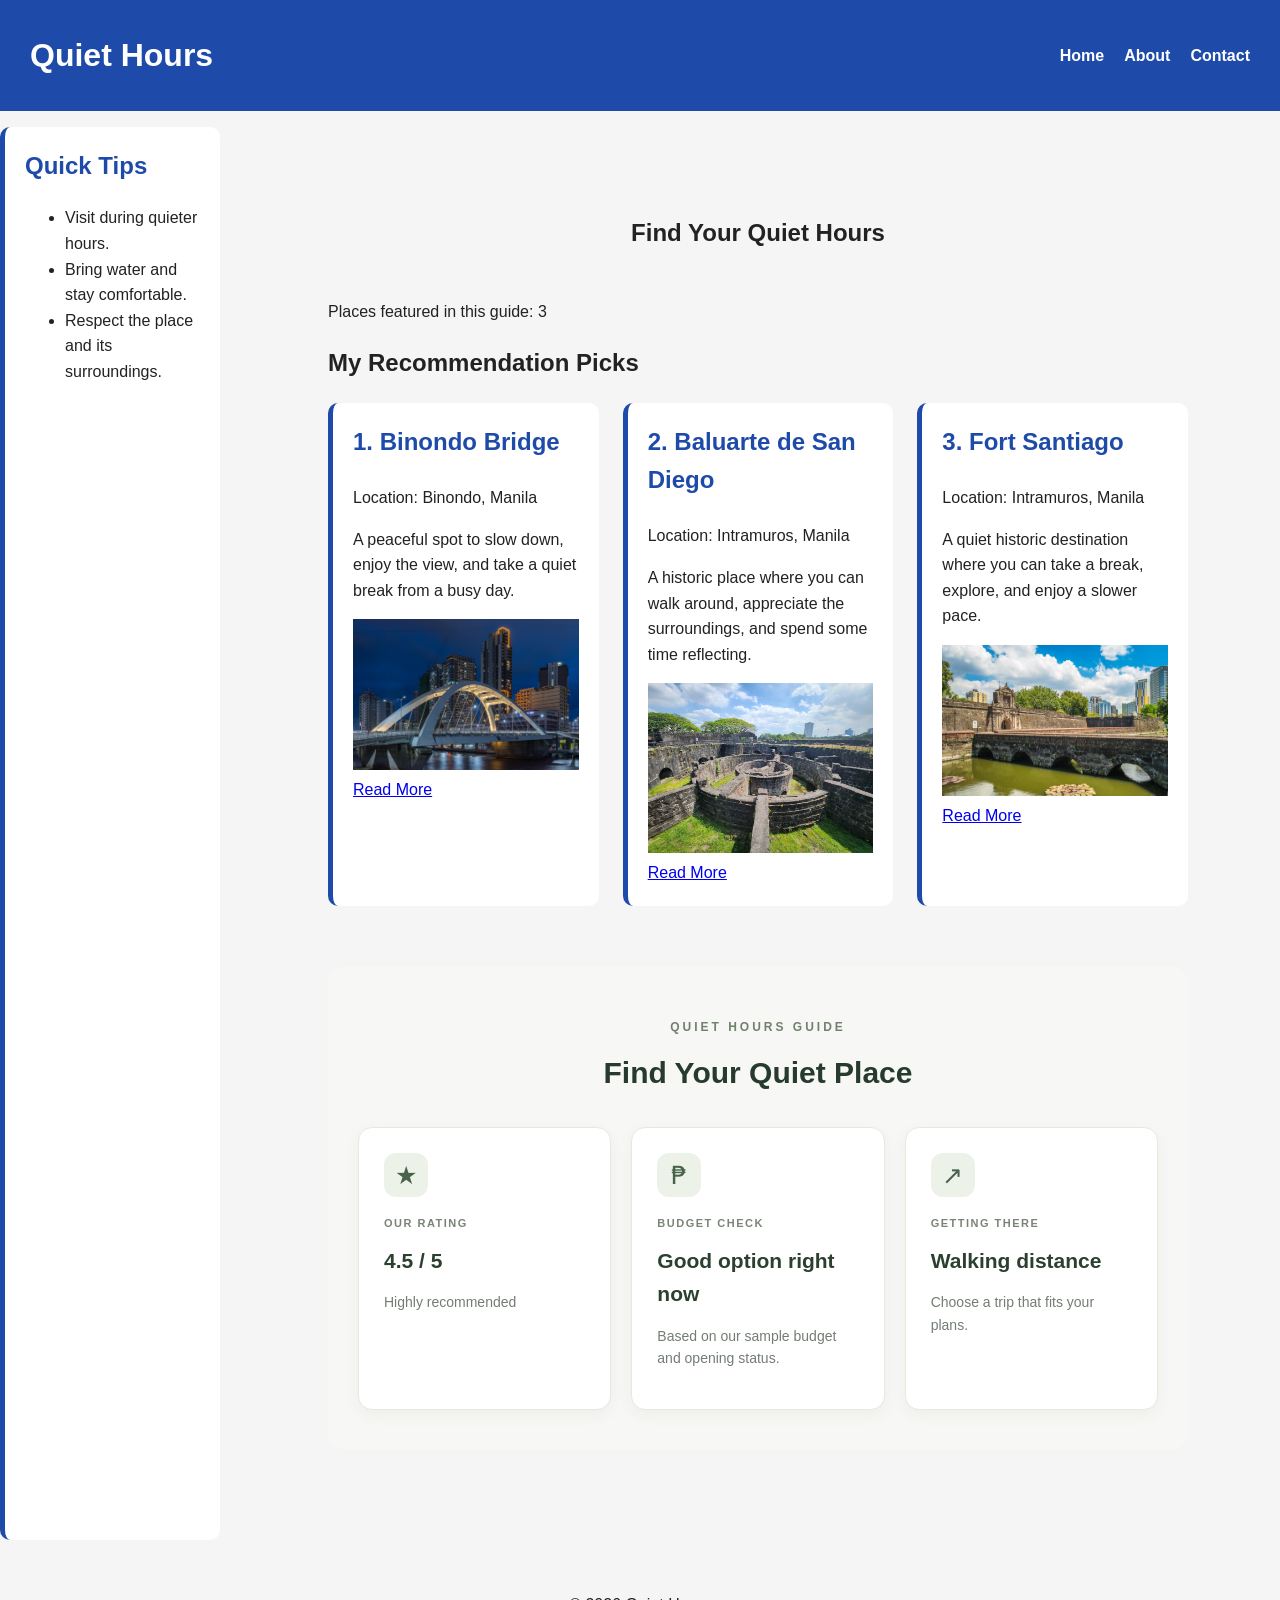
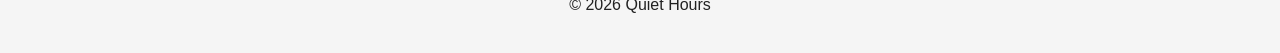
<file: index.html>
<!DOCTYPE html>
<html>
<head>
    <meta name="viewport" content="width=device-width, initial-scale=1.0">
    <title>Quiet Hours</title>
    <link rel="stylesheet" href="style.css">
</head>

<body>
<div class="page">
      <header class="site-header">
        <h1 id="guide-name">Quiet Hours</h1>


        <nav>
            <ul>
                <li><a href="index.html">Home</a></li>
                <li><a href="about.html">About</a></li>
                <li><a href="contact.html">Contact</a></li>
            </ul>
        </nav>
    </header>

   <aside>
        <h2>Quick Tips</h2>
        <ul>
            <li>Visit during quieter hours.</li>
            <li>Bring water and stay comfortable.</li>
            <li>Respect the place and its surroundings.</li>
        </ul>
    </aside>

    <main>
        
        
    <br>
<section class="welcome-banner">
    <h2>Find Your Quiet Hours</h2>
</section>
<p id="place-count"></p>
    <h2>My Recommendation Picks</h2>
    <div class="place-grid">


<article class="place-card">
    <h3>1. Binondo Bridge</h3>
    <p>Location: Binondo, Manila</p>
    <p>A peaceful spot to slow down, enjoy the view, and take a quiet break from a busy day.</p>
    <img src="binondo-bridge.jpg" alt="Binondo Bridge in Manila" width="300"><br>
    <a href = "places/binondo-bridge.html">Read More</a>
</article>

<article class="place-card">
    <h3>2. Baluarte de San Diego</h3>
    <p>Location: Intramuros, Manila</p>
    <p>A historic place where you can walk around, appreciate the surroundings, and spend some time reflecting.</p>
    <img src="baluarte-de-san-diego.jpg" alt="Baluarte de San Diego in Intramuros" width="300"><br>
    <a href = "places/baluarte-de-san-diego.html">Read More</a>
</article>

<article class="place-card">
    <h3>3. Fort Santiago</h3>
    <p>Location: Intramuros, Manila</p>
    <p>A quiet historic destination where you can take a break, explore, and enjoy a slower pace.</p>
    <img src="fort-santiago.jpg" alt="Fort Santiago in Intramuros" width="300"><br>
    <a href = "places/fort-santiago.html">Read More</a>
</article>
</div>


<section class="place-decisions">
    <div class="decisions-heading">
        <p class="eyebrow">QUIET HOURS GUIDE</p>
        <h2>Find Your Quiet Place</h2>
    </div>

    <div class="decision-grid">
        <article class="decision-card rating-card">
            <div class="decision-icon">★</div>
            <p class="decision-label">OUR RATING</p>
            <h3 id="rating-score">4.5 / 5</h3>
            <p id="rating-label"></p>
        </article>

        <article class="decision-card budget-card">
            <div class="decision-icon">₱</div>
            <p class="decision-label">BUDGET CHECK</p>
            <h3 id="budget-status"></h3>
            <p>Based on our sample budget and opening status.</p>
        </article>

        <article class="decision-card distance-card">
            <div class="decision-icon">↗</div>
            <p class="decision-label">GETTING THERE</p>
            <h3 id="distance-note"></h3>
            <p>Choose a trip that fits your plans.</p>
        </article>
    </div>
</section>


 </main>

 <footer>
    <p id="copyright">&copy; 2026 Quiet Hours</p>
 </footer>
</div>
<script src="script.js"></script>
</body>
</html>
</file>
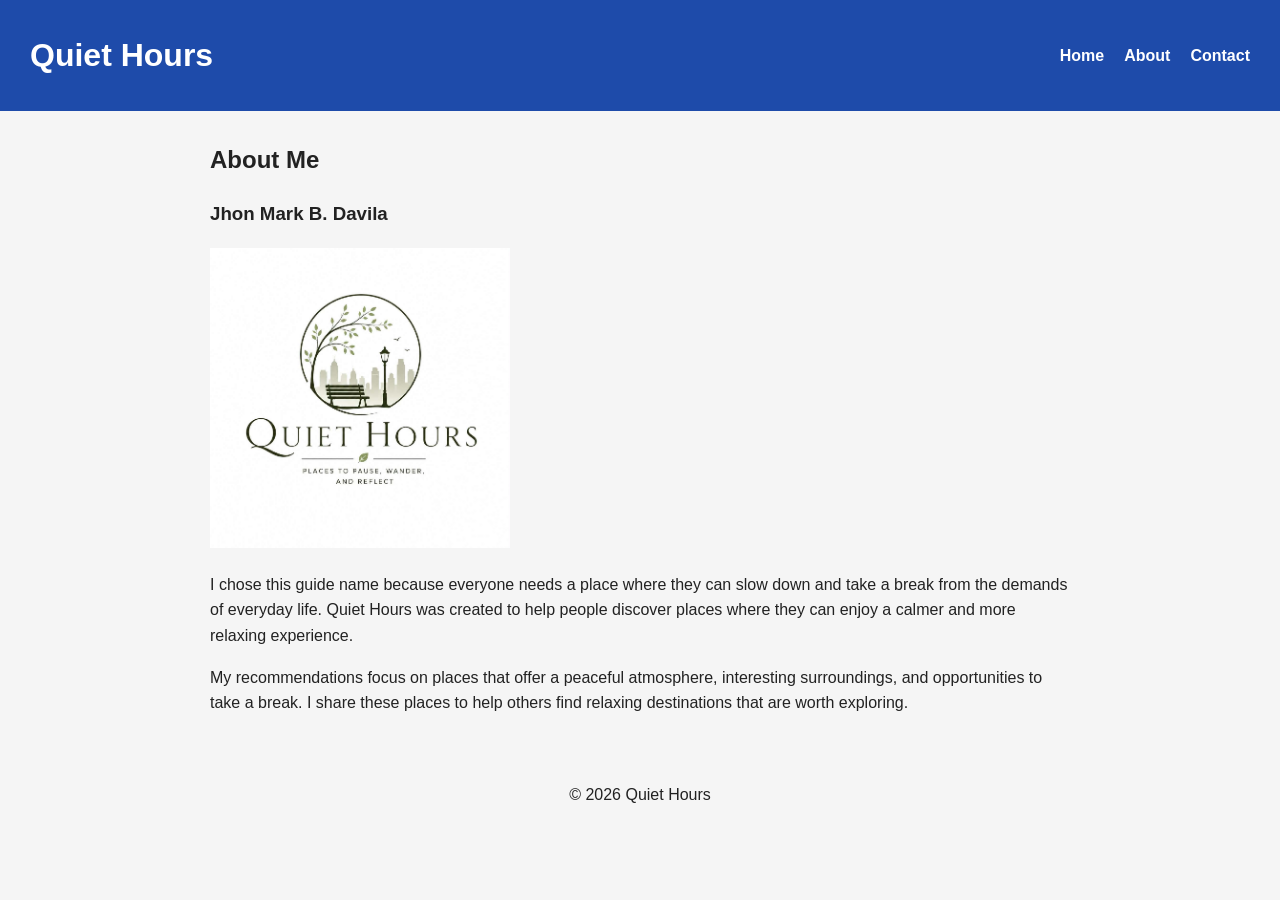
<file: about.html>
<!DOCTYPE html>
<html>
<head>
    <meta name="viewport" content="width=device-width, initial-scale=1.0">
    <title>About - Quiet Hours</title>
    <link rel="stylesheet" href="style.css">
</head>

<body>

    <header class="site-header">
        <h1 id="guide-name">Quiet Hours</h1>
        <nav>
            <ul>
                <li><a href="index.html">Home</a></li>
                <li><a href="about.html">About</a></li>
                <li><a href="contact.html">Contact</a></li>
            </ul>
        </nav>
    </header>

    <main>
        <h2>About Me</h2>

        <section>
            <h3>Jhon Mark B. Davila</h3>

            <img src="Quite.jpg" alt="Quiet Hours logo" width="300">

            <p>
                I chose this guide name because everyone needs a place where they
                can slow down and take a break from the demands of everyday
                life. Quiet Hours was created to help people discover places
                where they can enjoy a calmer and more relaxing experience.
            </p>

            <p>
                My recommendations focus on places that offer a peaceful
                atmosphere, interesting surroundings, and opportunities to
                take a break. I share these places to help others find
                relaxing destinations that are worth exploring.
            </p>
        </section>
    </main>

    <footer>
        <p id="copyright">&copy; 2026 Quiet Hours</p>
    </footer>
    <script src="script.js"></script>

</body>
</html>
</file>
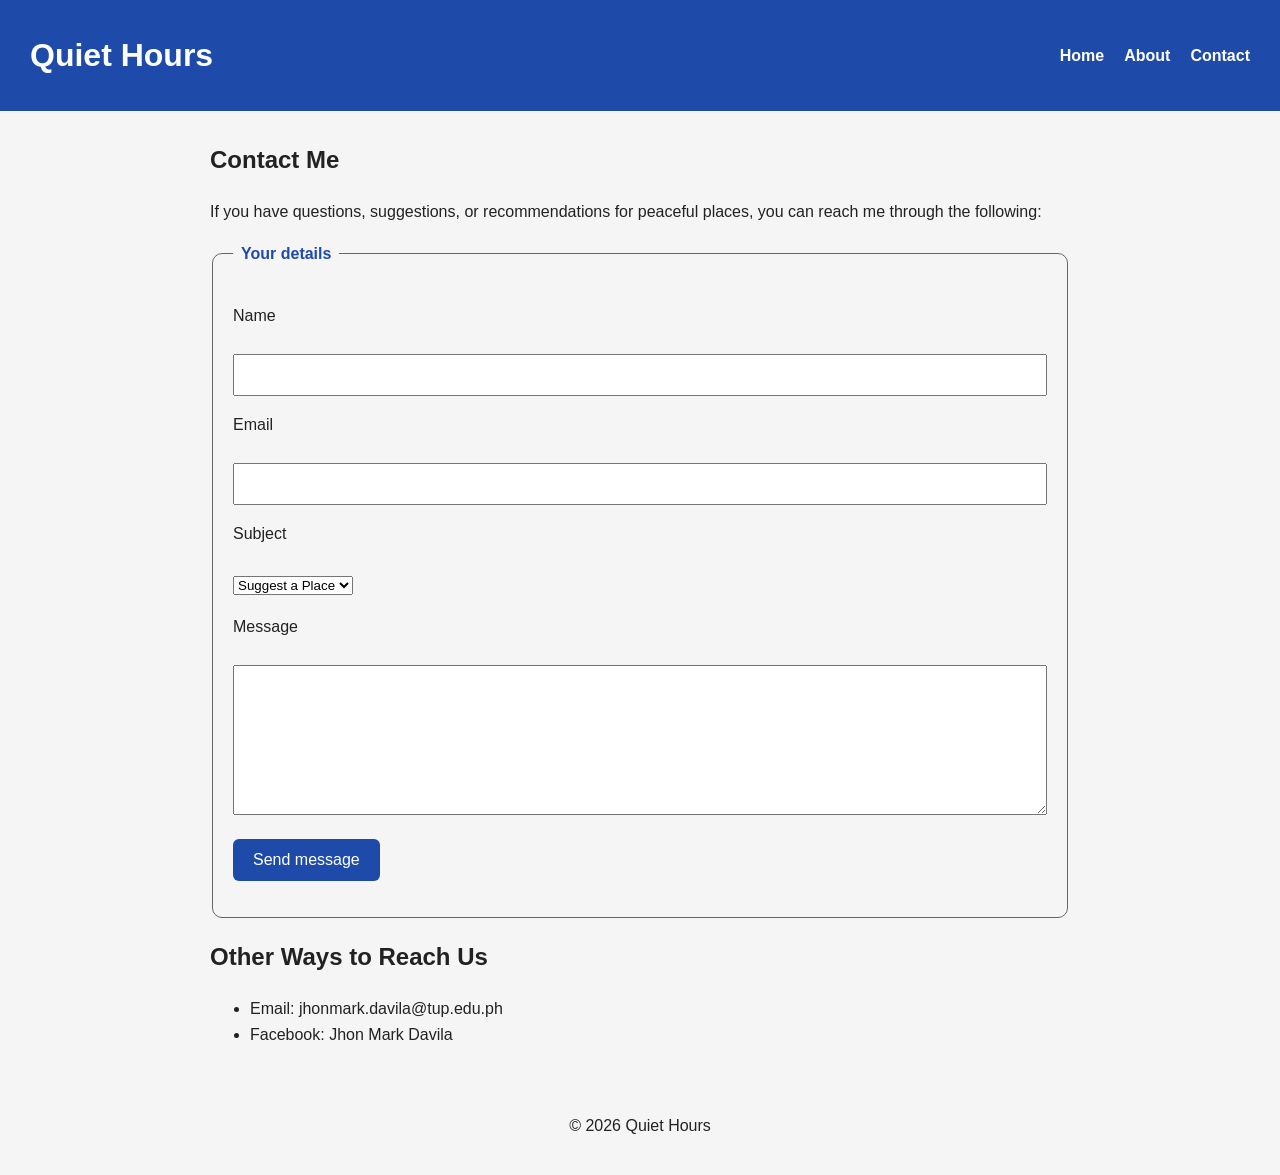
<file: contact.html>
<!DOCTYPE html>
<html>
<head>
    <meta name="viewport" content="width=device-width, initial-scale=1.0">
    <title>Contact - Quiet Hours</title>
    <link rel="stylesheet" href="style.css">
</head>

<body>

    <header class="site-header">
        <h1 id="guide-name">Quiet Hours</h1>


        <nav>
            <ul>
                <li><a href="index.html">Home</a></li>
                <li><a href="about.html">About</a></li>
                <li><a href="contact.html">Contact</a></li>
            </ul>
        </nav>
    </header>

    <main>
        <h2>Contact Me</h2>

        <p>
            If you have questions, suggestions, or recommendations for
            peaceful places, you can reach me through the following:
        </p>
<fieldset>
        <legend>Your details</legend>

        <p>
            <label for="name">Name</label><br>
            <input type="text" id="name" name="name" required>
        </p>

        <p>
            <label for="email">Email</label><br>
            <input type="email" id="email" name="email" required>
        </p>

        <p>
            <label for="subject">Subject</label><br>
            <select id="subject" name="subject">
                <option value="product-question">Suggest a Place</option>
                <option value="order-status">Correct a Detail</option>
                <option value="collectible-request">Ask a Question</option>
                <option value="other">Something Else</option>
            </select>
        </p>

        <p>
            <label for="message">Message</label><br>
            <textarea id="message" name="message" rows="6" cols="40" required></textarea>
        </p>

        <p>
            <button type="submit">Send message</button>
        </p>
    </fieldset>
    <h2>Other Ways to Reach Us</h2>

        <ul>
            <li>Email: jhonmark.davila@tup.edu.ph</li>
            <li>Facebook: Jhon Mark Davila</li>
        </ul>
    </main>

    <footer>
        <p id="copyright">&copy; 2026 Quiet Hours</p>
    </footer>
    <script src="script.js"></script>

</body>
</html>
</file>
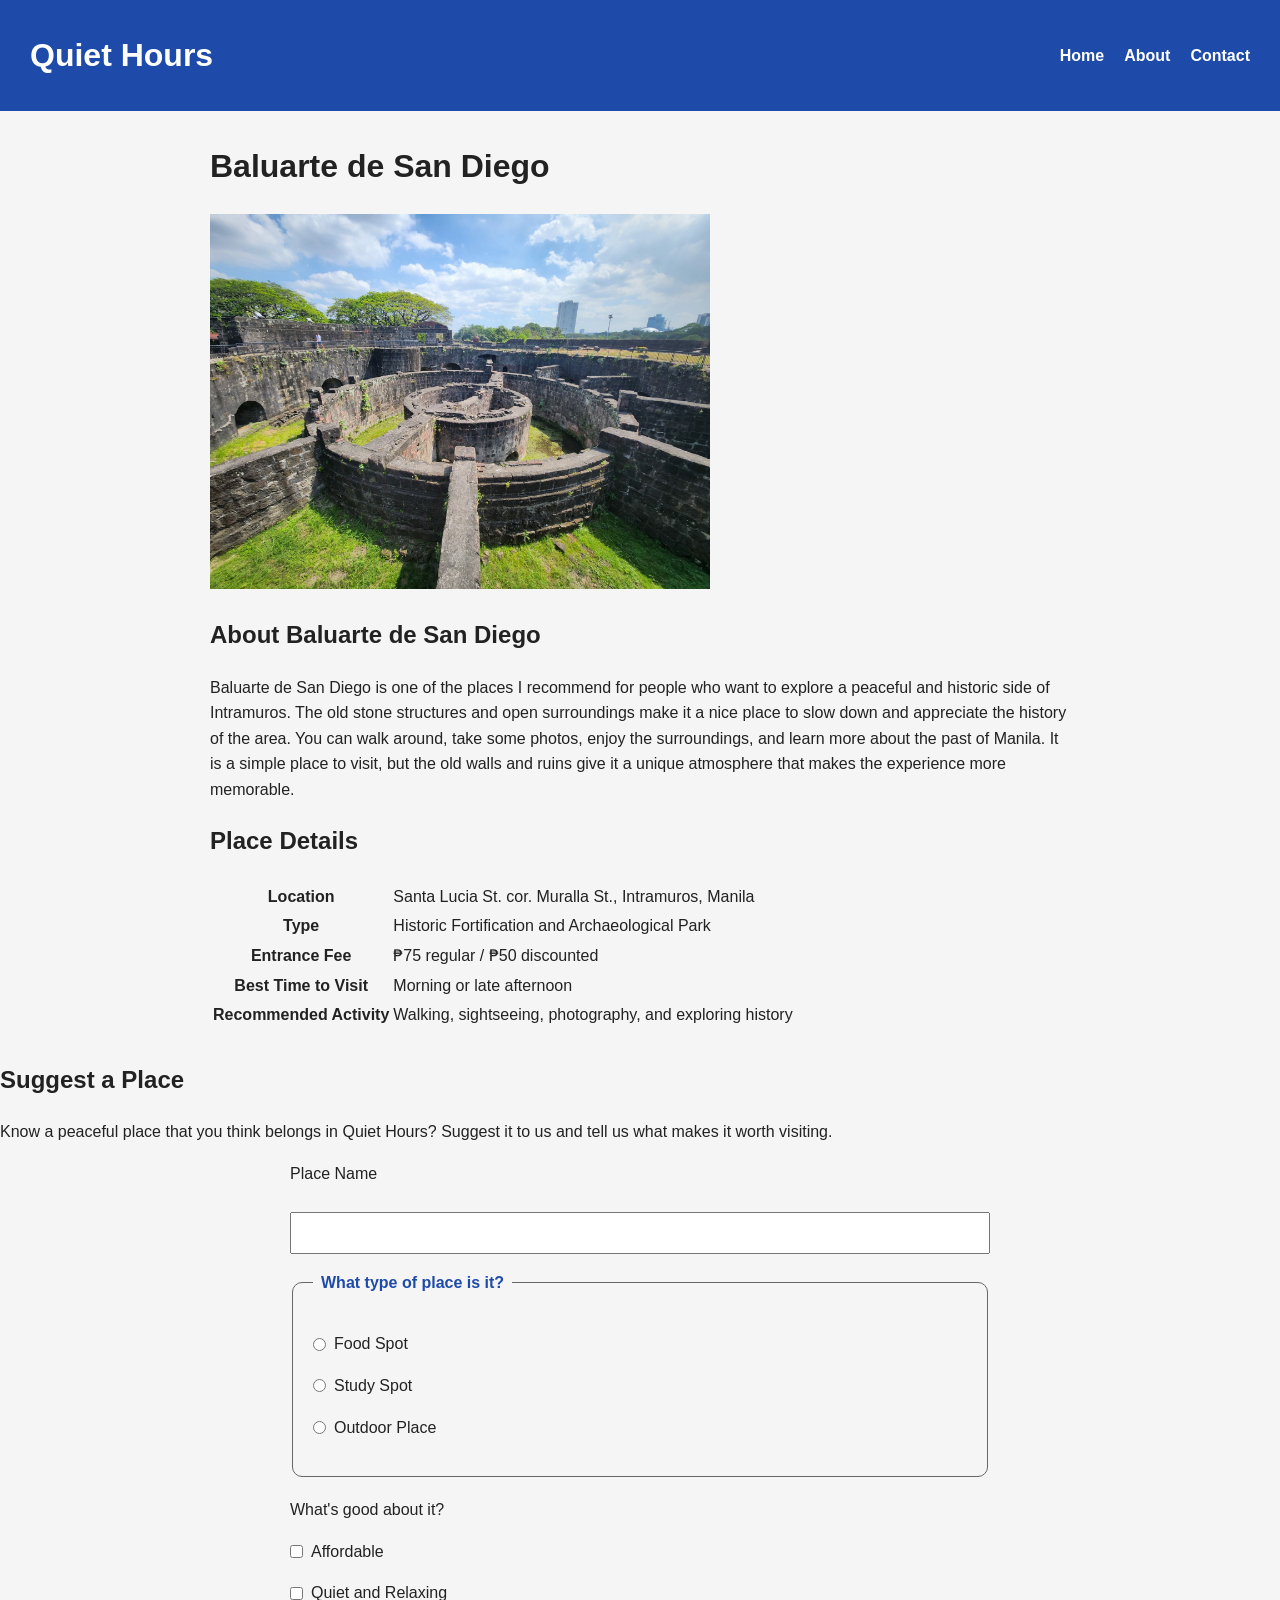
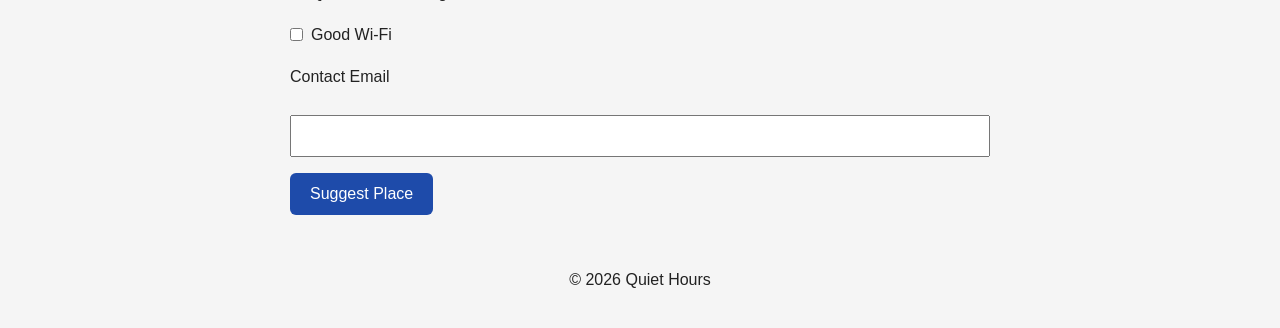
<file: places/baluarte-de-san-diego.html>
<!DOCTYPE html>
<html lang="en">
<head>
    <meta name="viewport" content="width=device-width, initial-scale=1.0">
    <title>Binondo Bridge - Quiet Hours</title>
    <link rel="stylesheet" href="../style.css">
</head>
<body>

    <header class="site-header">
        <h1 id="guide-name">Quiet Hours</h1>

        <nav>
            <ul>
                <li><a href="../index.html">Home</a></li>
                <li><a href="../about.html">About</a></li>
                <li><a href="../contact.html">Contact</a></li>
            </ul>
        </nav>
    </header>

    <main>
         <h1>Baluarte de San Diego</h1>

        <img src="../baluarte-de-san-diego.jpg" alt="Baluarte de San Diego in Intramuros" width="500">

        <h2>About Baluarte de San Diego</h2>

        <p>
            Baluarte de San Diego is one of the places I recommend for
            people who want to explore a peaceful and historic side of
            Intramuros. The old stone structures and open surroundings
            make it a nice place to slow down and appreciate the history
            of the area.
            You can walk around, take some photos, enjoy the surroundings,
            and learn more about the past of Manila. It is a simple place
            to visit, but the old walls and ruins give it a unique
            atmosphere that makes the experience more memorable.
        </p>

        <h2>Place Details</h2>

        <table>
            <tr>
                <th>Location</th>
                <td>Santa Lucia St. cor. Muralla St., Intramuros, Manila</td>
            </tr>
            <tr>
                <th>Type</th>
                <td>Historic Fortification and Archaeological Park</td>
            </tr>
            <tr>
                <th>Entrance Fee</th>
                <td>₱75 regular / ₱50 discounted</td>
            </tr>
            <tr>
                <th>Best Time to Visit</th>
                <td>Morning or late afternoon</td>
            </tr>
            <tr>
                <th>Recommended Activity</th>
                <td>Walking, sightseeing, photography, and exploring history</td>
            </tr>
        </table>
    </main>

    <h2>Suggest a Place</h2>

<p>
    Know a peaceful place that you think belongs in Quiet Hours?
    Suggest it to us and tell us what makes it worth visiting.
</p>

<form>

    <p>
        <label for="place-name">Place Name</label><br>
        <input type="text" id="place-name" name="place-name" required>
    </p>

    <fieldset>
        <legend>What type of place is it?</legend>

        <p>
            <label for="food">
            <input type="radio" id="food" name="category" value="food">
            Food Spot</label>
        </p>

        <p>
            <label for="study">
            <input type="radio" id="study" name="category" value="study">
            Study Spot</label>
        </p>

        <p>
            <label for="outdoors">
            <input type="radio" id="outdoors" name="category" value="outdoors">
            Outdoor Place</label>
        </p>
    </fieldset>

    <p>What's good about it?</p>

    <p>
        <label for="affordable">
        <input type="checkbox" id="affordable" name="good-points" value="affordable">
        Affordable</label>
    </p>

    <p>
        <label for="quiet">
        <input type="checkbox" id="quiet" name="good-points" value="quiet">
        Quiet and Relaxing</label>
    </p>

    <p>
        <label for="wifi">
        <input type="checkbox" id="wifi" name="good-points" value="wifi">
        Good Wi-Fi</label>
    </p>

    <p>
        <label for="contact-email">Contact Email</label><br>
        <input type="email" id="contact-email" name="contact-email" required>
    </p>

    <p>
        <button type="submit">Suggest Place</button>
    </p>

</form>

    <footer>
        <p id="copyright">&copy; 2026 Quiet Hours</p>
    </footer>
    <script src="../script.js"></script>


</body>
</html>
</file>
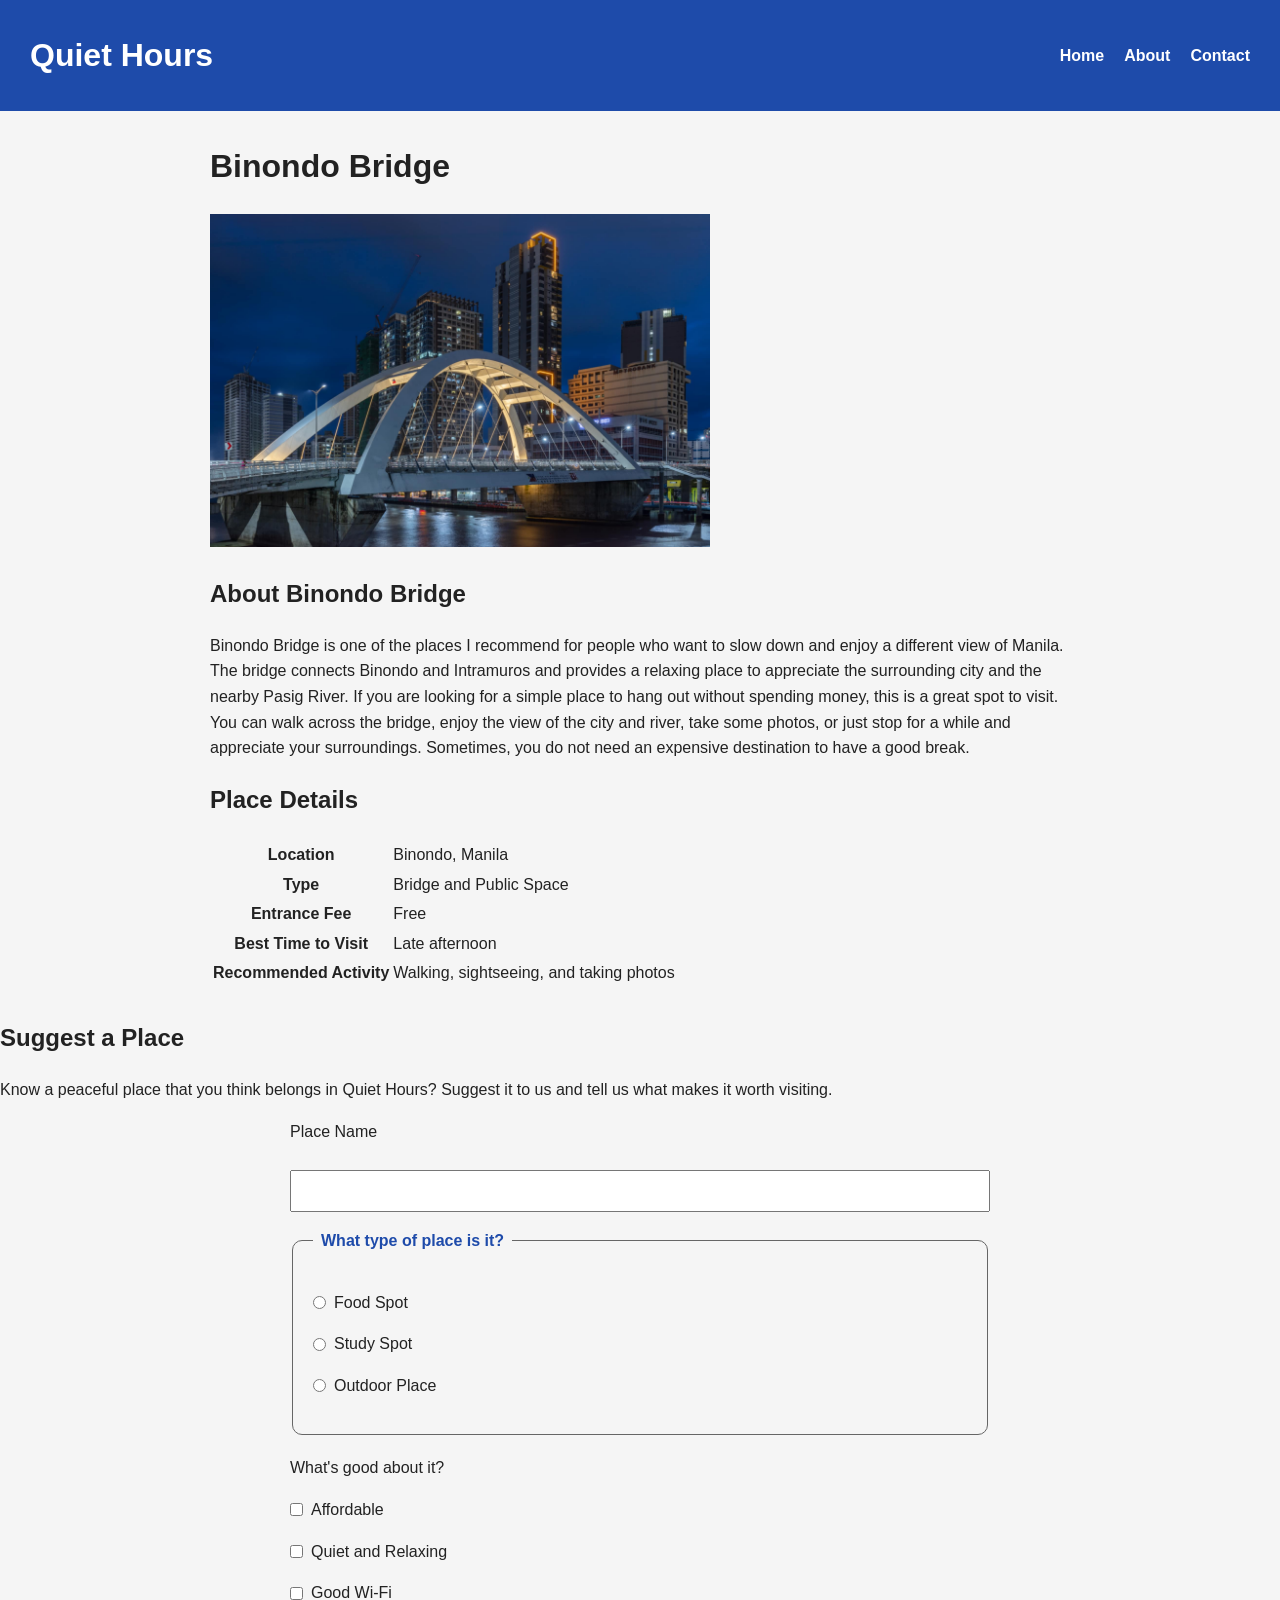
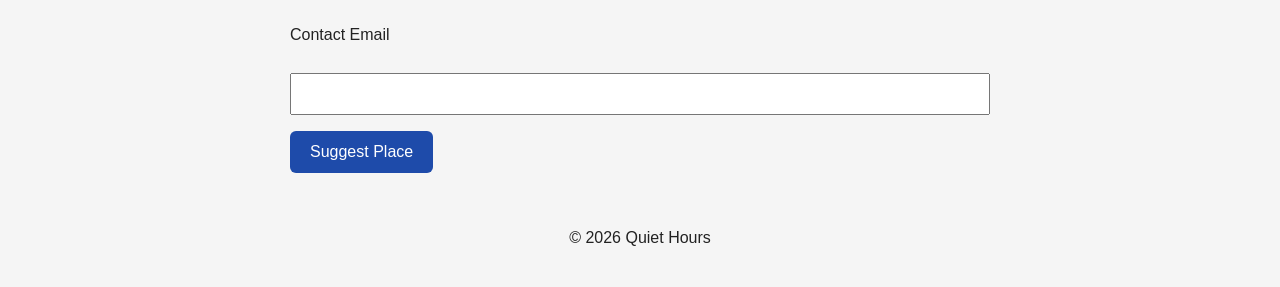
<file: places/binondo-bridge.html>
<!DOCTYPE html>
<html lang="en">
<head>
    <meta name="viewport" content="width=device-width, initial-scale=1.0">
    <title>Binondo Bridge - Quiet Hours</title>
    <link rel="stylesheet" href="../style.css">
</head>
<body>

    <header class="site-header">
        <h1 id="guide-name">Quiet Hours</h1>

        <nav>
            <ul>
                <li><a href="../index.html">Home</a></li>
                <li><a href="../about.html">About</a></li>
                <li><a href="../contact.html">Contact</a></li>
            </ul>
        </nav>
    </header>

    <main>
        <h1>Binondo Bridge</h1>

        <img src="../binondo-bridge.jpg" alt="Binondo Bridge in Manila" width="500">

        <h2>About Binondo Bridge</h2>

        <p>
            Binondo Bridge is one of the places I recommend for people who
            want to slow down and enjoy a different view of Manila. The
            bridge connects Binondo and Intramuros and provides a relaxing
            place to appreciate the surrounding city and the nearby
            Pasig River.
            If you are looking for a simple place to hang out without spending
            money, this is a great spot to visit. You can walk across the bridge,
            enjoy the view of the city and river, take some photos, or just stop
            for a while and appreciate your surroundings. Sometimes, you do not
            need an expensive destination to have a good break.
        </p>

        <h2>Place Details</h2>

        <table>
            <tr>
                <th>Location</th>
                <td>Binondo, Manila</td>
            </tr>
            <tr>
                <th>Type</th>
                <td>Bridge and Public Space</td>
            </tr>
            <tr>
                <th>Entrance Fee</th>
                <td>Free</td>
            </tr>
            <tr>
                <th>Best Time to Visit</th>
                <td>Late afternoon</td>
            </tr>
            <tr>
                <th>Recommended Activity</th>
                <td>Walking, sightseeing, and taking photos</td>
            </tr>
        </table>
    </main>

    <h2>Suggest a Place</h2>

<p>
    Know a peaceful place that you think belongs in Quiet Hours?
    Suggest it to us and tell us what makes it worth visiting.
</p>

<form>

    <p>
        <label for="place-name">Place Name</label><br>
        <input type="text" id="place-name" name="place-name" required>
    </p>

    <fieldset>
        <legend>What type of place is it?</legend>

        <p>
            <label for="food">
            <input type="radio" id="food" name="category" value="food">
            Food Spot</label>
        </p>

        <p>
            <label for="study">
            <input type="radio" id="study" name="category" value="study">
            Study Spot</label>
        </p>

        <p>
            <label for="outdoors">
            <input type="radio" id="outdoors" name="category" value="outdoors">
            Outdoor Place</label>
        </p>
    </fieldset>

    <p>What's good about it?</p>

    <p>
        <label>
        <input type="checkbox" id="affordable" name="good-points" value="affordable">
        Affordable
    </label>
    </p>

    <p>
        <label for="quiet">
        <input type="checkbox" id="quiet" name="good-points" value="quiet">
        Quiet and Relaxing</label>
    </p>

    <p>
        <label for="wifi">
        <input type="checkbox" id="wifi" name="good-points" value="wifi">
        Good Wi-Fi</label>
    </p>

    <p>
        <label for="contact-email">Contact Email</label><br>
        <input type="email" id="contact-email" name="contact-email" required>
    </p>

    <p>
        <button type="submit">Suggest Place</button>
    </p>

</form>

    <footer>
        <p id="copyright">&copy; 2026 Quiet Hours</p>
    </footer>
    <script src="../script.js"></script>


</body>
</html>
</file>
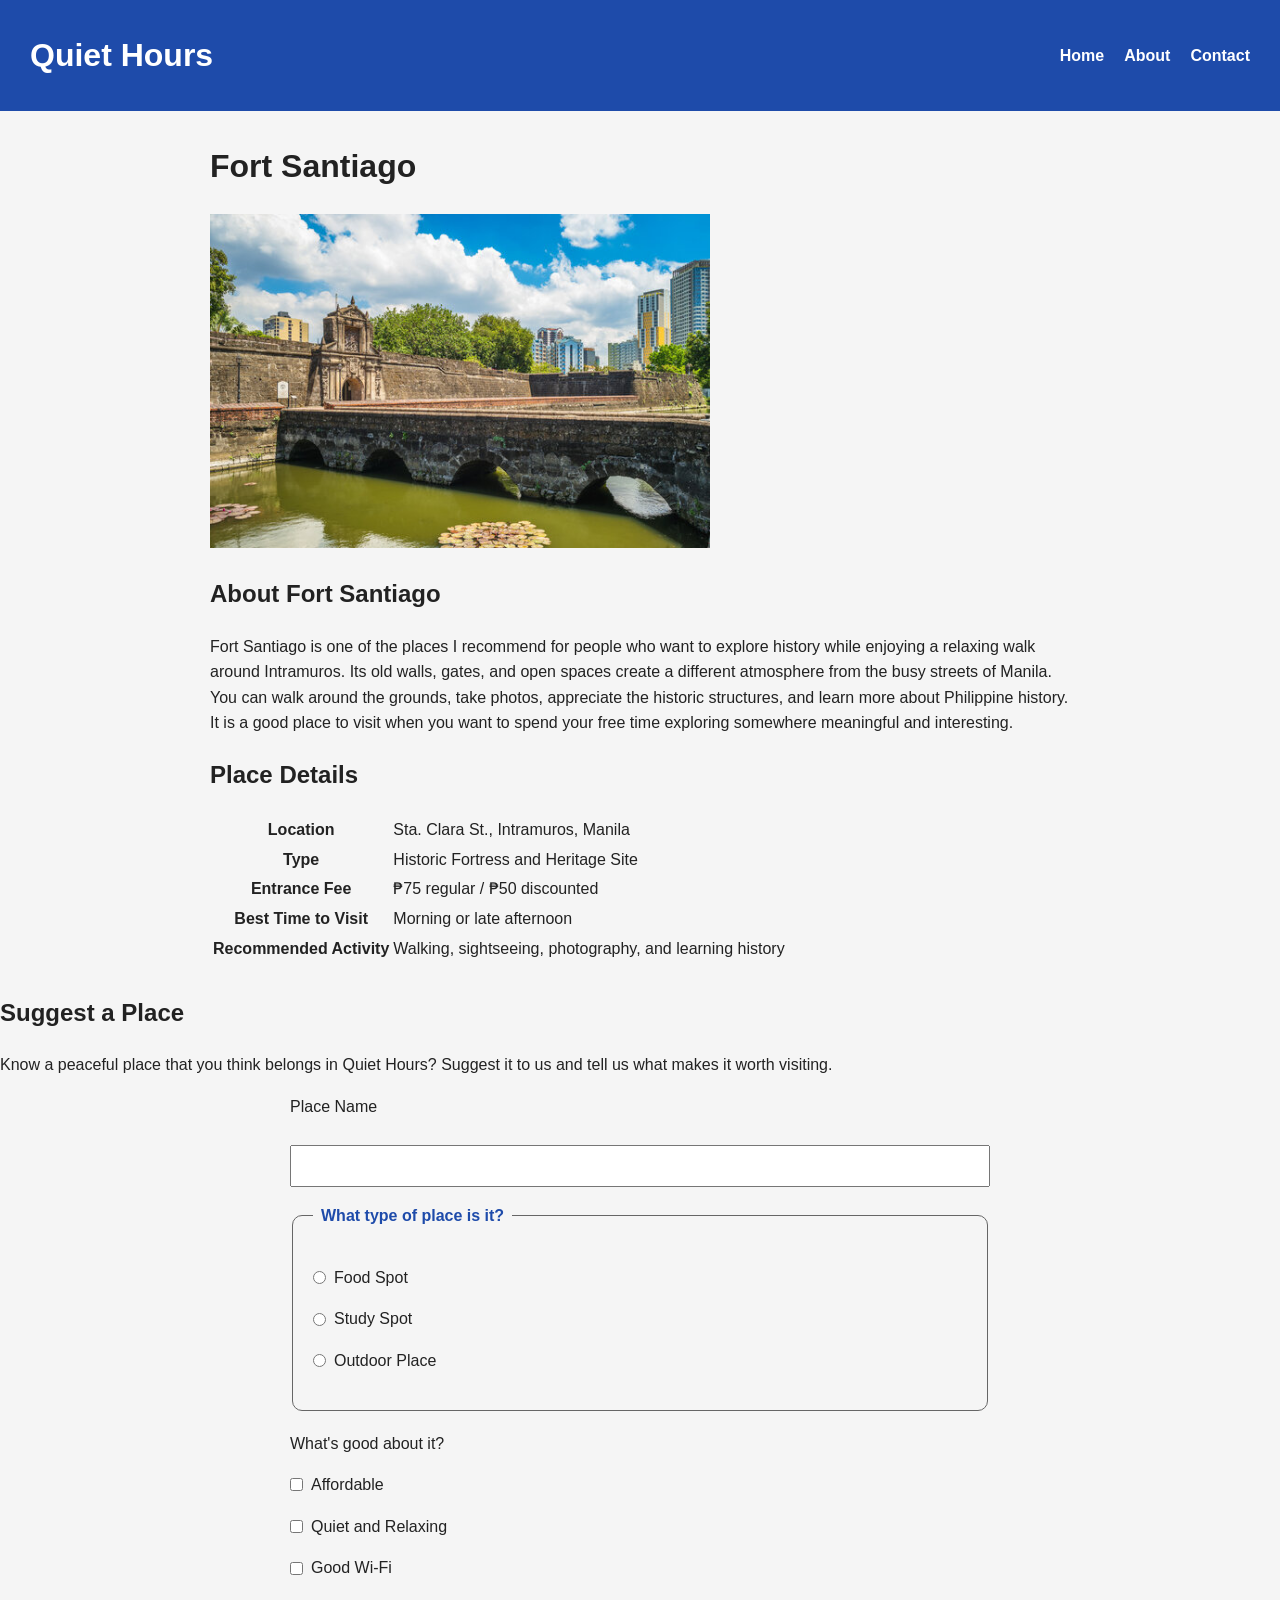
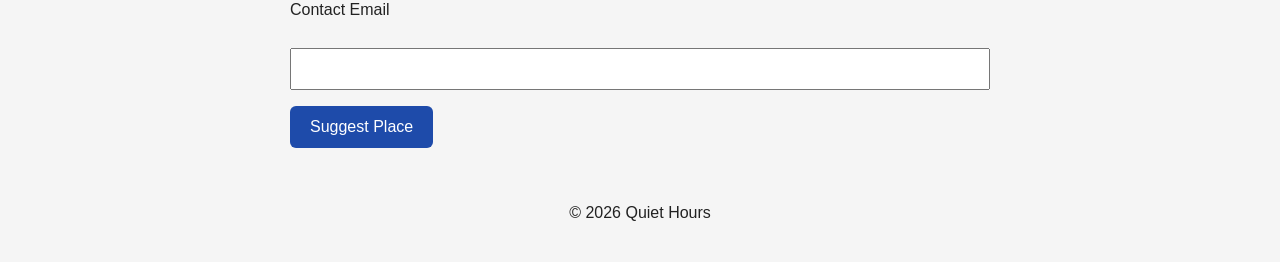
<file: places/fort-santiago.html>
<!DOCTYPE html>
<html lang="en">
<head>
    <meta name="viewport" content="width=device-width, initial-scale=1.0">
    <title>Fort Santiago - Quiet Hours</title>
    <link rel="stylesheet" href="../style.css">
</head>
<body>

    <header class="site-header">
        <h1 id="guide-name">Quiet Hours</h1>

        <nav>
            <ul>
                <li><a href="../index.html">Home</a></li>
                <li><a href="../about.html">About</a></li>
                <li><a href="../contact.html">Contact</a></li>
            </ul>
        </nav>
    </header>

    <main>
        <h1>Fort Santiago</h1>

        <img src="../fort-santiago.jpg" alt="Fort Santiago in Intramuros" width="500">

        <h2>About Fort Santiago</h2>

        <p>
            Fort Santiago is one of the places I recommend for people
            who want to explore history while enjoying a relaxing walk
            around Intramuros. Its old walls, gates, and open spaces
            create a different atmosphere from the busy streets of
            Manila.
            You can walk around the grounds, take photos, appreciate
            the historic structures, and learn more about Philippine
            history. It is a good place to visit when you want to spend
            your free time exploring somewhere meaningful and interesting.
        </p>

        <h2>Place Details</h2>

        <table>
            <tr>
                <th>Location</th>
                <td>Sta. Clara St., Intramuros, Manila</td>
            </tr>
            <tr>
                <th>Type</th>
                <td>Historic Fortress and Heritage Site</td>
            </tr>
            <tr>
                <th>Entrance Fee</th>
                <td>₱75 regular / ₱50 discounted</td>
            </tr>
            <tr>
                <th>Best Time to Visit</th>
                <td>Morning or late afternoon</td>
            </tr>
            <tr>
                <th>Recommended Activity</th>
                <td>Walking, sightseeing, photography, and learning history</td>
            </tr>
        </table>
    </main>

    <h2>Suggest a Place</h2>

    <p>
        Know a peaceful place that you think belongs in Quiet Hours?
        Suggest it to us and tell us what makes it worth visiting.
    </p>

    <form>

        <p>
            <label for="place-name">Place Name</label><br>
            <input type="text" id="place-name" name="place-name" required>
        </p>

        <fieldset>
            <legend>What type of place is it?</legend>

            <p>
                <label for="food">
                <input type="radio" id="food" name="category" value="food">
                Food Spot</label>
            </p>

            <p>
                <label for="study">
                <input type="radio" id="study" name="category" value="study">
                Study Spot</label>
            </p>

            <p>
                <label for="outdoors">
                <input type="radio" id="outdoors" name="category" value="outdoors">
                Outdoor Place</label>
            </p>
        </fieldset>

        <p>What's good about it?</p>

        <p>
            <label for="affordable">
            <input type="checkbox" id="affordable" name="good-points" value="affordable">
            Affordable</label>
        </p>

        <p>
            <label for="quiet">
            <input type="checkbox" id="quiet" name="good-points" value="quiet">
            Quiet and Relaxing</label>
        </p>

        <p>
            <label for="wifi">
            <input type="checkbox" id="wifi" name="good-points" value="wifi">
            Good Wi-Fi</label>
        </p>

        <p>
            <label for="contact-email">Contact Email</label><br>
            <input type="email" id="contact-email" name="contact-email" required>
        </p>

        <p>
            <button type="submit">Suggest Place</button>
        </p>

    </form>

    <footer>
        <p id="copyright">&copy; 2026 Quiet Hours</p>
    </footer>
    <script src="../script.js"></script>


</body>
</html>
</file>
<file: style.css>
/* 1. Variables */
:root {
    --brand: #1e4baa;
    --dark-ink: #222222;
    --muted-grey: #666666;
    --light-background: #f5f5f5;
    --white: #ffffff;
}

/* 2. Base Styles */
main {
    max-width: 1100px;
    margin: 30px auto;
    padding: 0 20px;
}

.welcome-banner {
    height: 100px;
    display: flex;
    justify-content: center;
    align-items: center;
}

* {
    box-sizing: border-box;
}

body {
    margin: 0;
    font-family: Arial, sans-serif;
    line-height: 1.6;
    color: var(--dark-ink);
    background-color: var(--light-background);
}

/* 3. Layout Regions */
.site-header {
    display: flex;
    justify-content: space-between;
    align-items: center;
    background-color: var(--brand);
    color: var(--white);
    padding: 30px;
}

.site-header h1 {
    margin: 0;
}

.site-header nav ul {
    display: flex;
    gap: 20px;
    list-style: none;
    padding: 0;
    margin: 0;
}

.site-header nav a {
    color: var(--white);
    text-decoration: none;
    font-weight: bold;
}

.site-header nav a:hover {
    text-decoration: underline;
}

main {
    max-width: 900px;
    margin: 30px auto;
    padding: 0 20px;
}

footer {
    text-align: center;
    padding: 20px;
    color: var(--dark-ink);
}

.page {
    display: grid;
    grid-template-columns: 1fr;
    grid-template-areas:
        "masthead"
        "main"
        "side"
        "foot";
    gap: 16px;
}

@media (min-width: 700px) {
    .page {
        grid-template-columns: 220px 1fr;
        grid-template-areas:
            "masthead masthead"
            "side     main"
            "foot     foot";
    }
}

.site-header {
    grid-area: masthead;
}

aside {
    grid-area: side;
}

aside {
    background-color: var(--white);
    padding: 20px;
    border-radius: 10px;
    border-left: 5px solid var(--brand);
}

aside h2 {
    color: var(--brand);
    margin-top: 0;
}

main {
    grid-area: main;
}

footer {
    grid-area: foot;
}

/* 4. Components */
.place-grid {
    display: flex;
    flex-wrap: wrap;
    gap: 24px;
}


.place-card {
    flex: 1 1 240px;
    background-color: var(--white);
    border-radius: 10px;
    border-left: 5px solid var(--brand);
    padding: 20px;
}

.place-card h3 {
    font-size: 24px;
    color: var(--brand);
    margin-top: 0;
}

.place-card img {
    max-width: 100%;
    height: auto;
}

/* 5. Contact Form */
form {
    max-width: 700px;
    margin: 0 auto;
}

fieldset {
    padding: 20px;
    border-radius: 10px;
    border: 1px solid var(--muted-grey);
    margin-bottom: 20px;
}

legend {
    color: var(--brand);
    font-weight: bold;
    padding: 0 8px;
}

input[type="text"],
input[type="email"],
textarea {
    padding: 10px;
    font-size: 16px;
    width: 100%;
    max-width: 100%;
}

label {
    display: flex;
    align-items: center;
    gap: 8px;
}

input[type="radio"],
input[type="checkbox"] {
    width: auto;
    margin: 0;
}


textarea {
    min-height: 150px;
    resize: vertical;
}

button[type="submit"] {
    background-color: var(--brand);
    color: var(--white);
    padding: 12px 20px;
    border: none;
    border-radius: 6px;
    cursor: pointer;
    font-size: 16px;
}

button[type="submit"]:hover {
    opacity: 0.9;
}



/* 6. Focus State */
input:focus,
textarea:focus {
    outline: 3px solid var(--brand);
    outline-offset: 2px;
}



/* Place Guide Decisions */
.place-decisions {
    margin: 60px 0;
    padding: 40px 30px;
    background: #f7f8f5;
    border-radius: 18px;
}

.decisions-heading {
    text-align: center;
    margin-bottom: 30px;
}

.eyebrow {
    color: #71816d;
    font-size: 12px;
    font-weight: bold;
    letter-spacing: 3px;
}

.decisions-heading h2 {
    margin: 10px 0;
    font-size: 30px;
    color: #263b2d;
}

.decisions-heading > p:last-child {
    color: #68736a;
}

.decision-grid {
    display: grid;
    grid-template-columns: repeat(3, 1fr);
    gap: 20px;
}

.decision-card {
    padding: 25px;
    border-radius: 14px;
    background: white;
    border: 1px solid #e5e9e2;
    box-shadow: 0 5px 15px rgba(30, 50, 35, 0.05);
    transition: transform 0.2s, box-shadow 0.2s;
}

.decision-card:hover {
    transform: translateY(-5px);
    box-shadow: 0 10px 22px rgba(30, 50, 35, 0.1);
}

.decision-icon {
    display: flex;
    align-items: center;
    justify-content: center;
    width: 44px;
    height: 44px;
    border-radius: 12px;
    background: #edf2e9;
    color: #47634b;
    font-size: 25px;
    margin-bottom: 18px;
}

.decision-label {
    font-size: 11px;
    font-weight: bold;
    letter-spacing: 1.5px;
    color: #798477;
}

.decision-card h3 {
    color: #2c4030;
    margin: 10px 0;
    font-size: 21px;
}

.decision-card > p:last-child {
    color: #737d73;
    font-size: 14px;
    line-height: 1.6;
}

@media (max-width: 700px) {
    .place-decisions {
        padding: 30px 18px;
    }

    .decision-grid {
        grid-template-columns: 1fr;
    }

    .decisions-heading h2 {
        font-size: 25px;
    }
}
</file>
